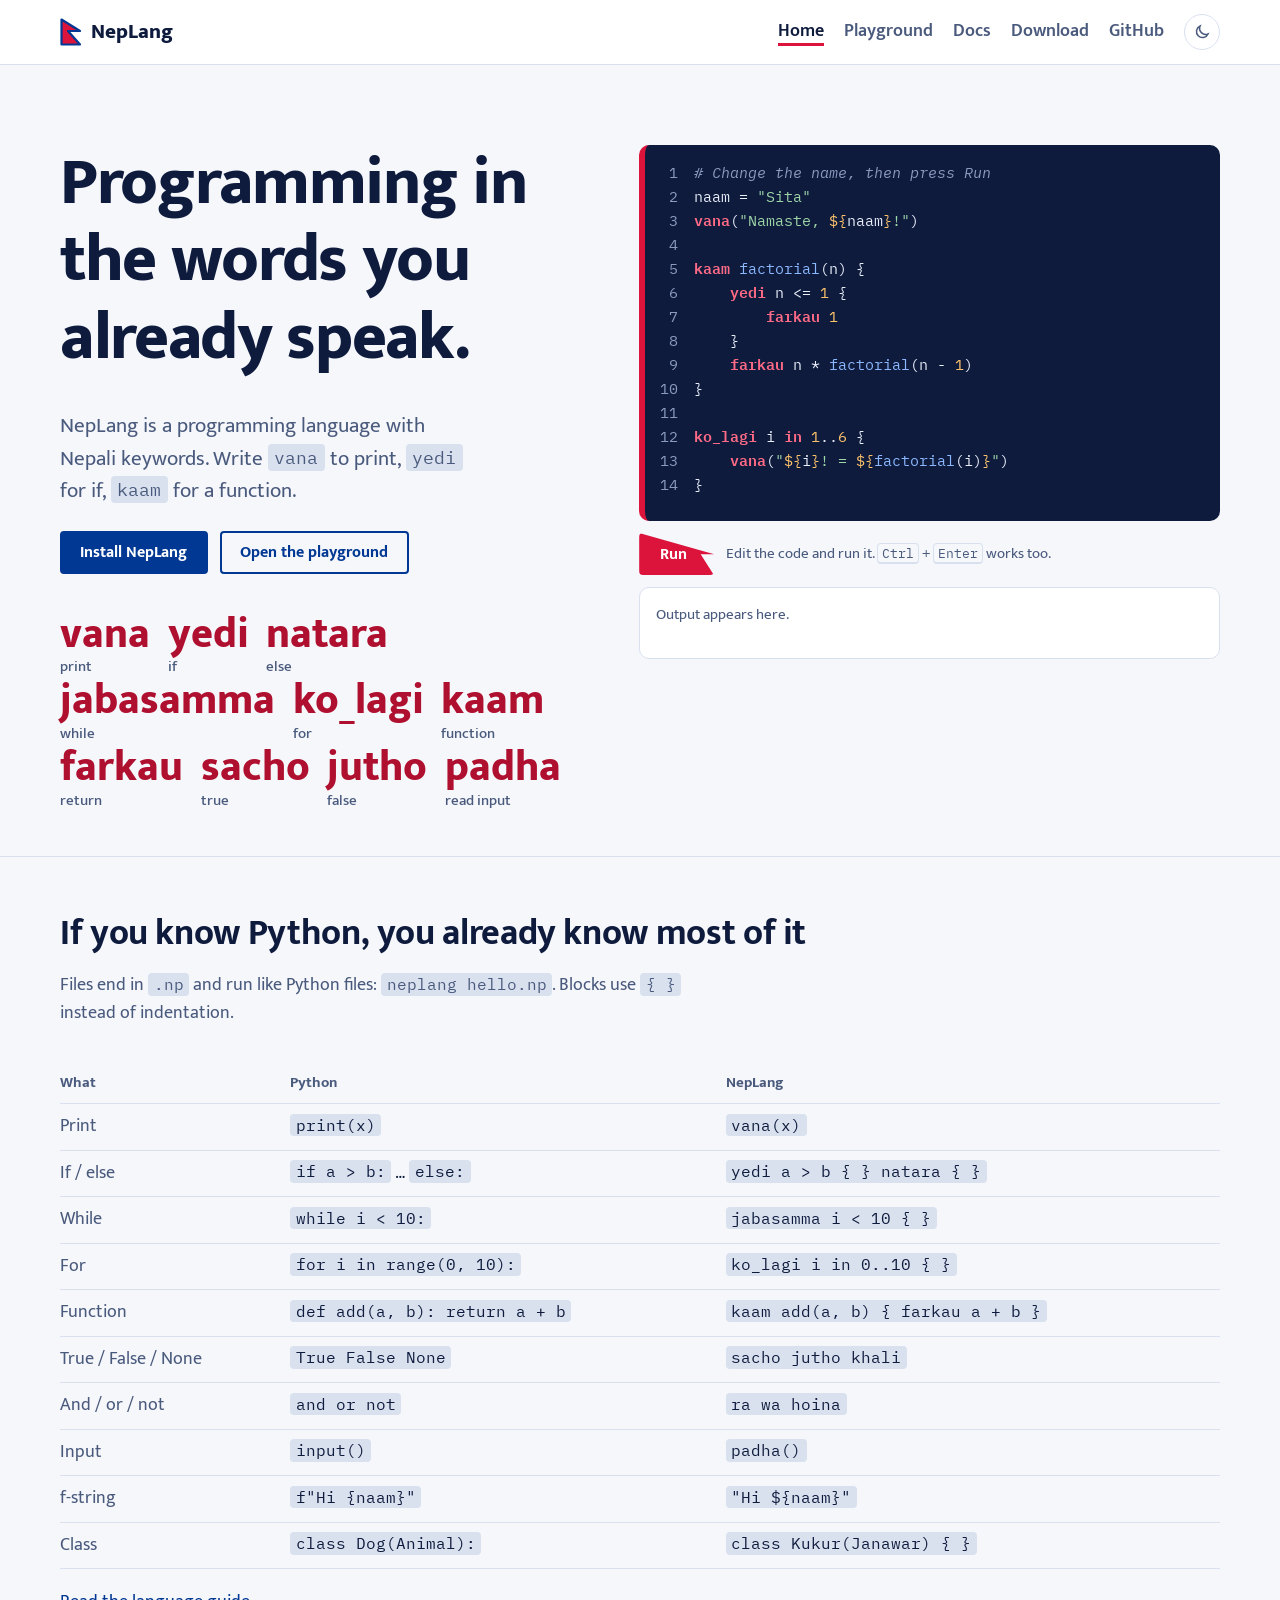
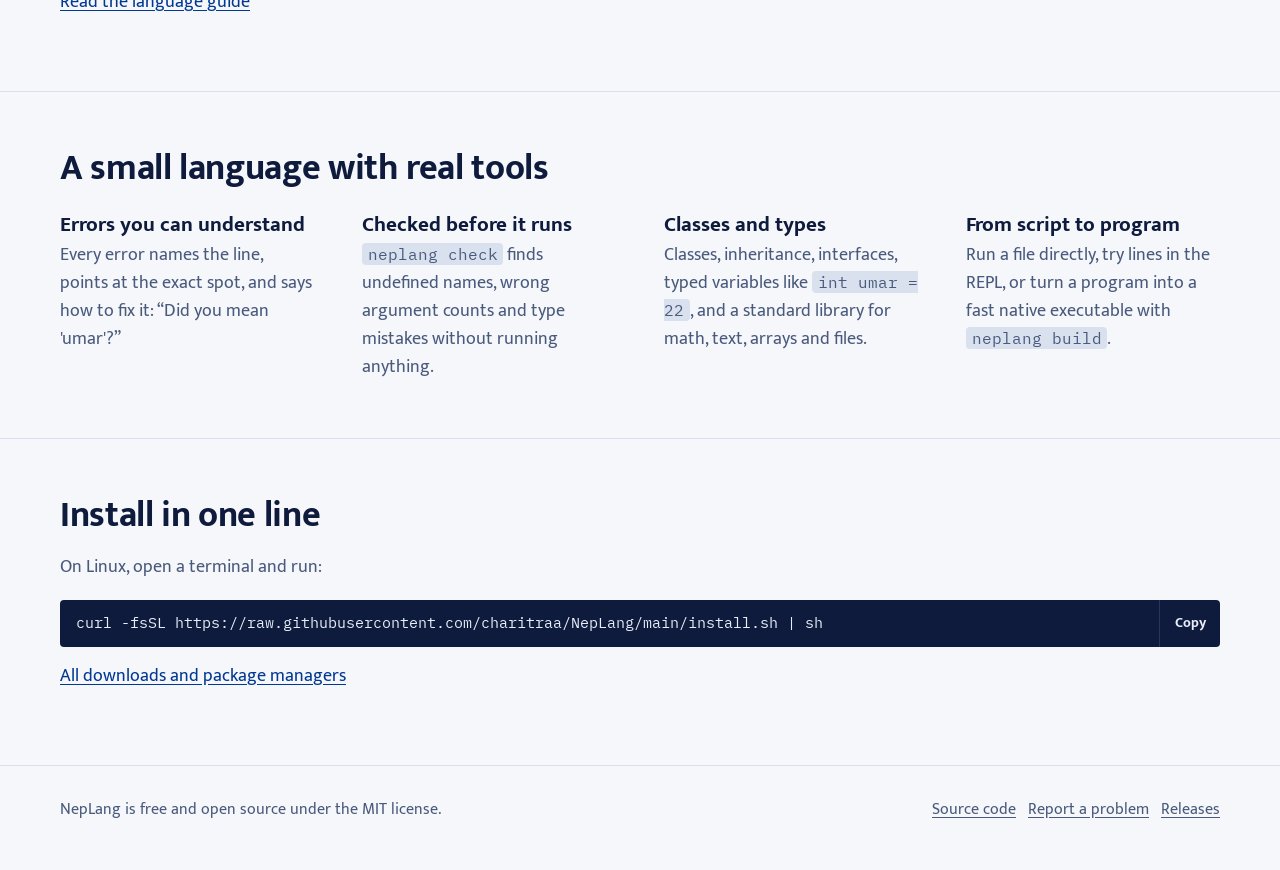
<file: website/index.html>
<!doctype html>
<html lang="en">
<head>
<meta charset="utf-8">
<meta name="viewport" content="width=device-width, initial-scale=1">
<title>NepLang</title>
<meta name="description" content="NepLang is a programming language with romanized Nepali keywords. Try it in your browser, then install it on Windows, macOS or Linux.">
<link rel="icon" href="assets/logo.svg" type="image/svg+xml">
<link rel="preconnect" href="https://fonts.googleapis.com">
<link rel="preconnect" href="https://fonts.gstatic.com" crossorigin>
<link href="https://fonts.googleapis.com/css2?family=IBM+Plex+Mono:wght@400;600&family=Mukta:wght@400;500;600;700;800&display=swap" rel="stylesheet">
<link rel="stylesheet" href="assets/style.css">
<script src="assets/neplang.js"></script>
</head>
<body>
<a class="skip" href="#main">Skip to content</a>
<header class="site-header">
  <div class="wrap">
    <a class="brand" href="./">
      <svg viewBox="0 0 22 28" aria-hidden="true"><polygon points="1.5,1.5 20,13 8,13 20,26.5 1.5,26.5" fill="#dc143c" stroke="#003893" stroke-width="2.2" stroke-linejoin="round"/></svg>
      NepLang
    </a>
    <nav class="nav" aria-label="Main">
      <a href="./" aria-current="page">Home</a>
      <a href="playground.html">Playground</a>
      <a href="docs.html">Docs</a>
      <a href="download.html">Download</a>
      <a href="https://github.com/charitraa/NepLang">GitHub</a>
      <button class="theme-toggle" type="button" aria-label="Switch theme"></button>
    </nav>
  </div>
</header>

<main id="main">
  <section class="hero">
    <div class="wrap hero-grid">
      <div>
        <h1>Programming in the words you already speak.</h1>
        <p class="lead">NepLang is a programming language with Nepali keywords. Write <code>vana</code> to print, <code>yedi</code> for if, <code>kaam</code> for a function.</p>
        <div class="hero-actions">
          <a class="btn" href="download.html">Install NepLang</a>
          <a class="btn secondary" href="playground.html">Open the playground</a>
        </div>
        <ul class="keywords" aria-label="NepLang keywords and their English meaning">
          <li style="--i:0"><span class="np">vana</span><span class="en">print</span></li>
          <li style="--i:1"><span class="np">yedi</span><span class="en">if</span></li>
          <li style="--i:2"><span class="np">natara</span><span class="en">else</span></li>
          <li style="--i:3"><span class="np">jabasamma</span><span class="en">while</span></li>
          <li style="--i:4"><span class="np">ko_lagi</span><span class="en">for</span></li>
          <li style="--i:5"><span class="np">kaam</span><span class="en">function</span></li>
          <li style="--i:6"><span class="np">farkau</span><span class="en">return</span></li>
          <li style="--i:7"><span class="np">sacho</span><span class="en">true</span></li>
          <li style="--i:8"><span class="np">jutho</span><span class="en">false</span></li>
          <li style="--i:9"><span class="np">padha</span><span class="en">read input</span></li>
        </ul>
      </div>
      <div class="try">
        <div id="hero-editor" style="--editor-h: 23.5rem"></div>
        <div class="bar">
          <button class="btn run" id="hero-run" type="button">Run</button>
          <span class="hint">Edit the code and run it. <kbd>Ctrl</kbd> + <kbd>Enter</kbd> works too.</span>
        </div>
        <pre class="output" id="hero-output" aria-live="polite"></pre>
      </div>
    </div>
  </section>

  <section class="section" aria-labelledby="python-h">
    <div class="wrap">
      <h2 id="python-h">If you know Python, you already know most of it</h2>
      <p>Files end in <code>.np</code> and run like Python files: <code>neplang hello.np</code>. Blocks use <code>{ }</code> instead of indentation.</p>
      <div style="overflow-x:auto">
        <table class="compare">
          <thead><tr><th scope="col">What</th><th scope="col">Python</th><th scope="col">NepLang</th></tr></thead>
          <tbody>
            <tr><td>Print</td><td><code>print(x)</code></td><td><code>vana(x)</code></td></tr>
            <tr><td>If / else</td><td><code>if a &gt; b:</code> … <code>else:</code></td><td><code>yedi a &gt; b { } natara { }</code></td></tr>
            <tr><td>While</td><td><code>while i &lt; 10:</code></td><td><code>jabasamma i &lt; 10 { }</code></td></tr>
            <tr><td>For</td><td><code>for i in range(0, 10):</code></td><td><code>ko_lagi i in 0..10 { }</code></td></tr>
            <tr><td>Function</td><td><code>def add(a, b): return a + b</code></td><td><code>kaam add(a, b) { farkau a + b }</code></td></tr>
            <tr><td>True / False / None</td><td><code>True False None</code></td><td><code>sacho jutho khali</code></td></tr>
            <tr><td>And / or / not</td><td><code>and or not</code></td><td><code>ra wa hoina</code></td></tr>
            <tr><td>Input</td><td><code>input()</code></td><td><code>padha()</code></td></tr>
            <tr><td>f-string</td><td><code>f"Hi {naam}"</code></td><td><code>"Hi ${naam}"</code></td></tr>
            <tr><td>Class</td><td><code>class Dog(Animal):</code></td><td><code>class Kukur(Janawar) { }</code></td></tr>
          </tbody>
        </table>
      </div>
      <p style="margin-top:1.25rem"><a href="docs.html">Read the language guide</a></p>
    </div>
  </section>

  <section class="section" aria-labelledby="what-h">
    <div class="wrap">
      <h2 id="what-h">A small language with real tools</h2>
      <div class="facts">
        <div>
          <h3>Errors you can understand</h3>
          <p>Every error names the line, points at the exact spot, and says how to fix it: <q>Did you mean 'umar'?</q></p>
        </div>
        <div>
          <h3>Checked before it runs</h3>
          <p><code>neplang check</code> finds undefined names, wrong argument counts and type mistakes without running anything.</p>
        </div>
        <div>
          <h3>Classes and types</h3>
          <p>Classes, inheritance, interfaces, typed variables like <code>int umar = 22</code>, and a standard library for math, text, arrays and files.</p>
        </div>
        <div>
          <h3>From script to program</h3>
          <p>Run a file directly, try lines in the REPL, or turn a program into a fast native executable with <code>neplang build</code>.</p>
        </div>
      </div>
    </div>
  </section>

  <section class="section" aria-labelledby="install-h">
    <div class="wrap">
      <h2 id="install-h">Install in one line</h2>
      <p id="install-for">Windows, macOS and Linux are all supported. Nothing else is needed to run programs.</p>
      <div id="install-cmd" class="cmd"><pre>irm https://raw.githubusercontent.com/charitraa/NepLang/main/install.ps1 | iex</pre></div>
      <p><a href="download.html">All downloads and package managers</a></p>
    </div>
  </section>
</main>

<footer class="site-footer">
  <div class="wrap">
    <span>NepLang is free and open source under the MIT license.</span>
    <span><a href="https://github.com/charitraa/NepLang">Source code</a> &nbsp; <a href="https://github.com/charitraa/NepLang/issues">Report a problem</a> &nbsp; <a href="https://github.com/charitraa/NepLang/releases">Releases</a></span>
  </div>
</footer>

<script>
(function () {
  const SAMPLE = [
    '# Change the name, then press Run',
    'naam = "Sita"',
    'vana("Namaste, ${naam}!")',
    '',
    'kaam factorial(n) {',
    '    yedi n <= 1 {',
    '        farkau 1',
    '    }',
    '    farkau n * factorial(n - 1)',
    '}',
    '',
    'ko_lagi i in 1..6 {',
    '    vana("${i}! = ${factorial(i)}")',
    '}',
  ].join('\n');

  const out = document.getElementById('hero-output');
  const btn = document.getElementById('hero-run');
  const editor = NepLang.createEditor(document.getElementById('hero-editor'), SAMPLE, go);

  async function go() {
    btn.disabled = true;
    btn.textContent = 'Running';
    out.textContent = '';
    const r = await NepLang.run({ code: editor.value, mode: 'run', input: '' }, NepLang.outputWriter(out), 5000);
    NepLang.describeEnd(out, r, 'run');
    btn.disabled = false;
    btn.textContent = 'Run';
  }
  btn.addEventListener('click', go);

  const os = NepLang.detectOS();
  const cmds = {
    windows: ['On Windows, open PowerShell and run:', 'irm https://raw.githubusercontent.com/charitraa/NepLang/main/install.ps1 | iex'],
    macos: ['On macOS, open Terminal and run:', 'curl -fsSL https://raw.githubusercontent.com/charitraa/NepLang/main/install.sh | sh'],
    linux: ['On Linux, open a terminal and run:', 'curl -fsSL https://raw.githubusercontent.com/charitraa/NepLang/main/install.sh | sh'],
  };
  document.getElementById('install-for').textContent = cmds[os][0];
  document.querySelector('#install-cmd pre').textContent = cmds[os][1];
})();
</script>
<!-- Cloudflare Web Analytics: visitor counts, no cookies -->
<script defer src="https://static.cloudflareinsights.com/beacon.min.js" data-cf-beacon='{"token": "88cb6550dee34c778cd2db9a2e972ccf"}'></script>
</body>
</html>
</file>
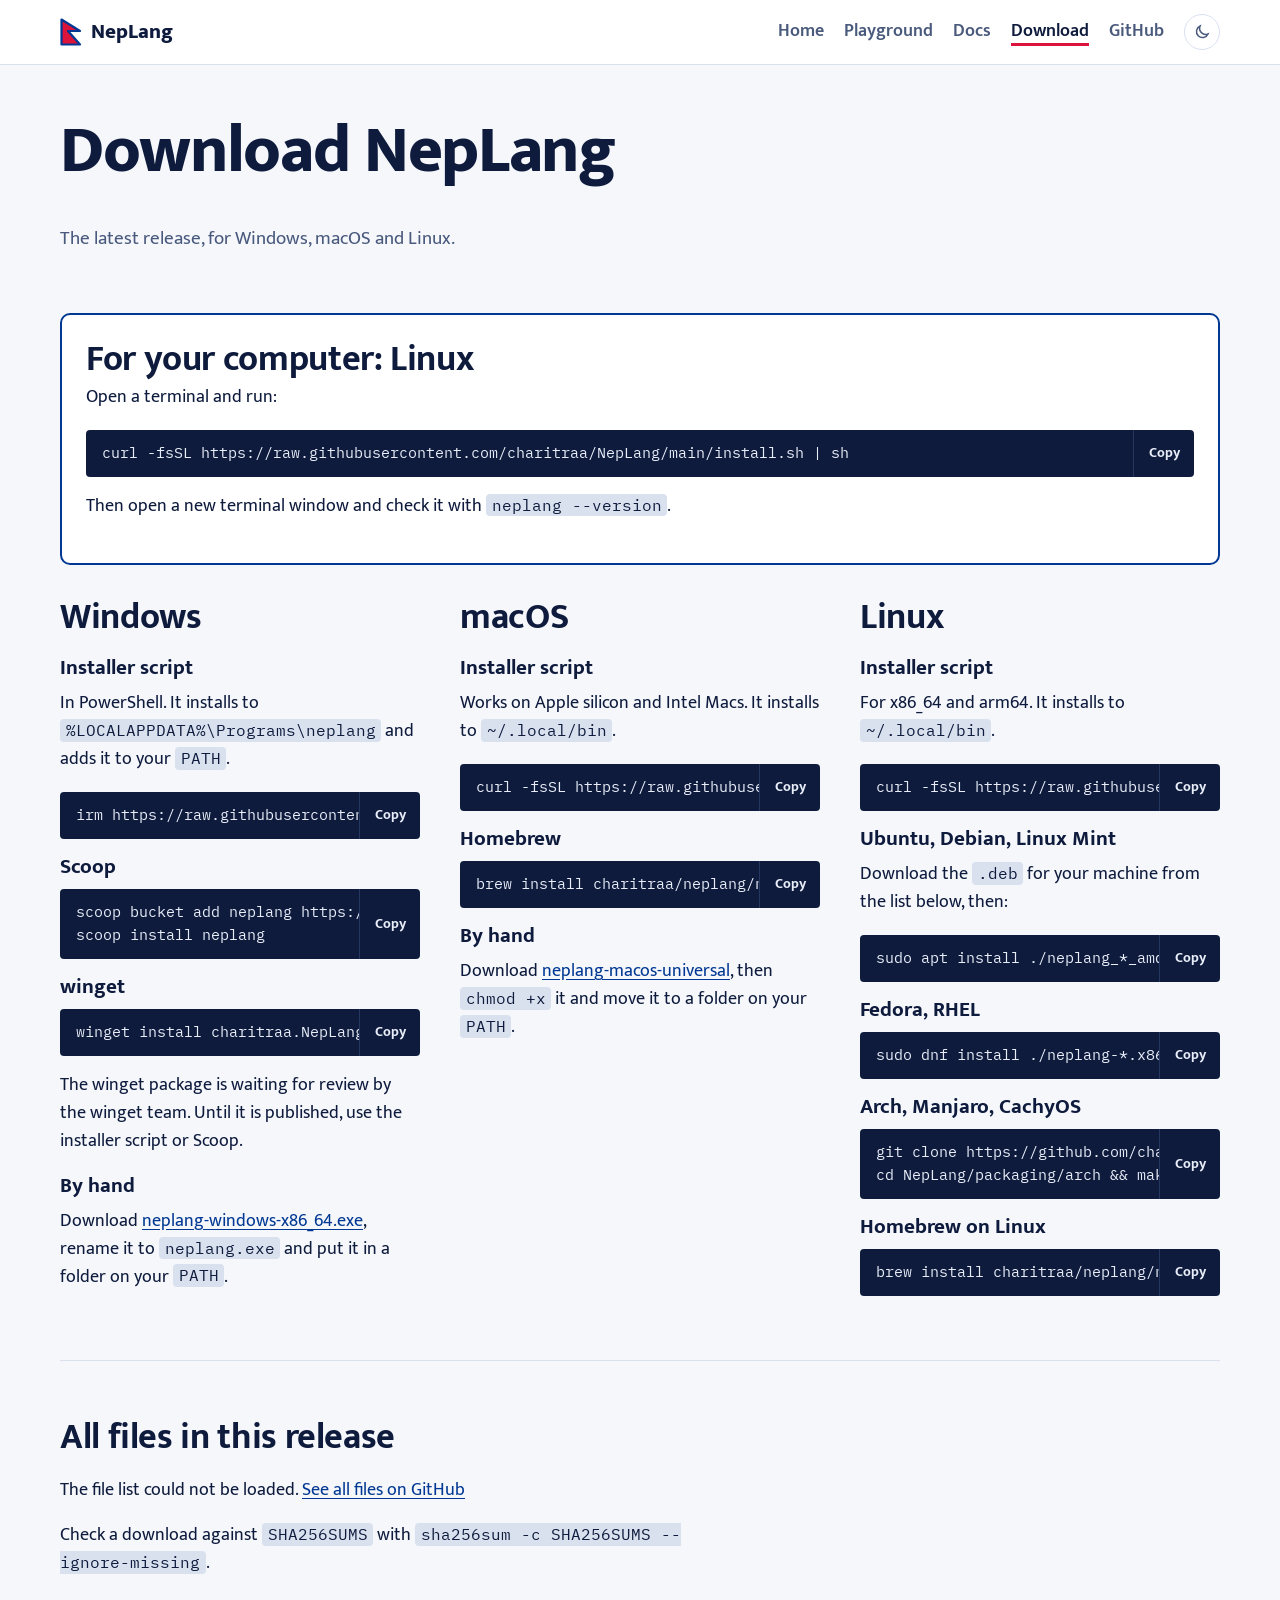
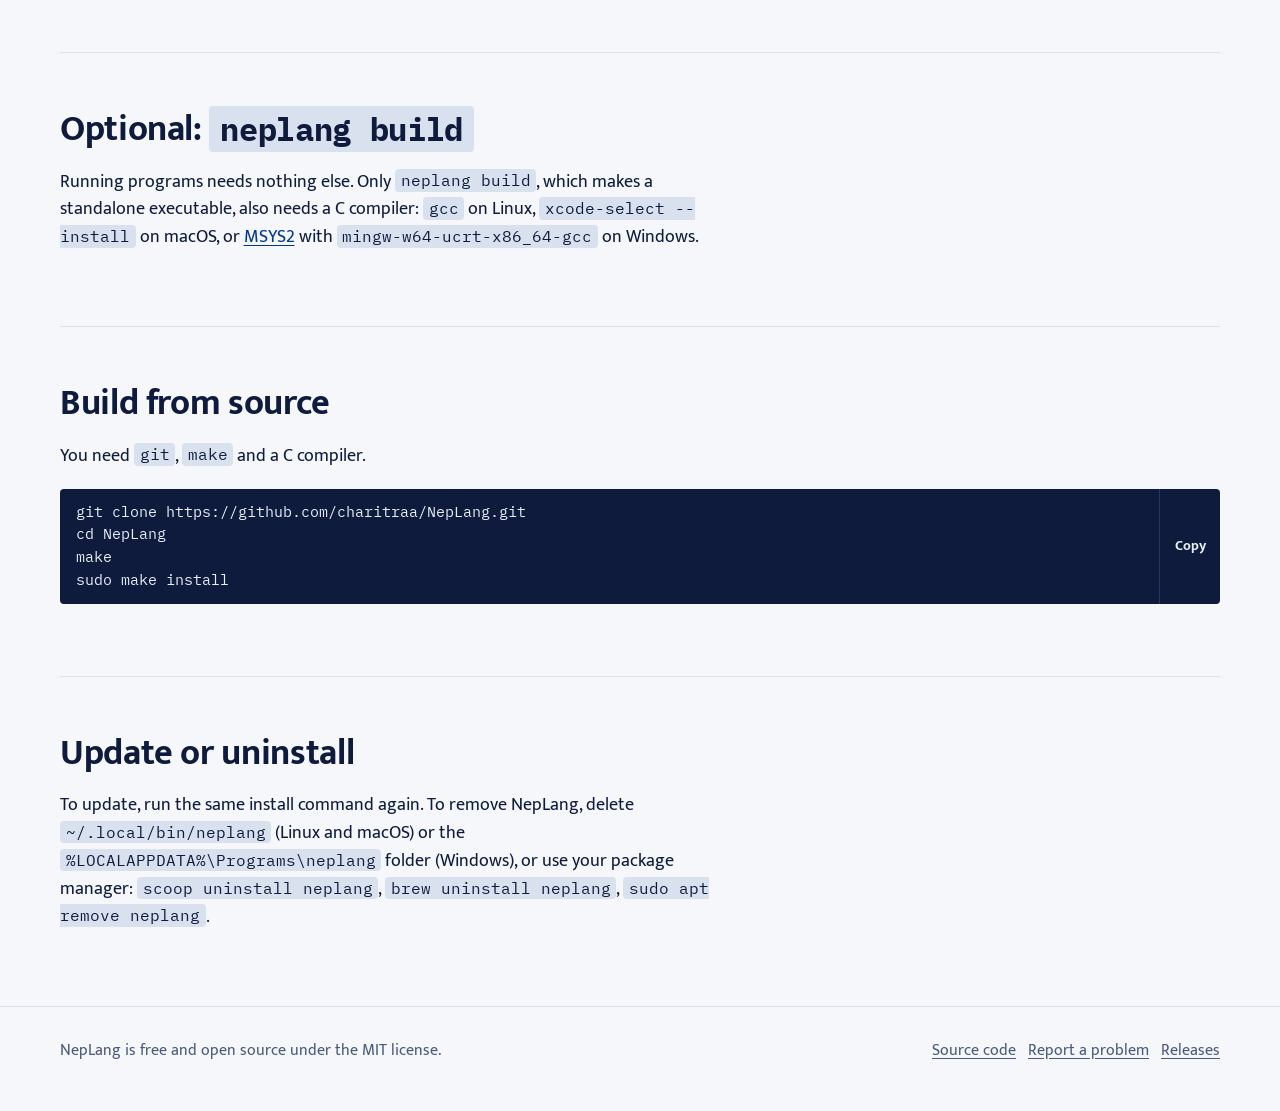
<file: website/download.html>
<!doctype html>
<html lang="en">
<head>
<meta charset="utf-8">
<meta name="viewport" content="width=device-width, initial-scale=1">
<title>Download NepLang</title>
<meta name="description" content="Install NepLang on Windows, macOS or Linux: one-line installers, winget, Scoop, Homebrew, .deb and .rpm packages.">
<link rel="icon" href="assets/logo.svg" type="image/svg+xml">
<link rel="preconnect" href="https://fonts.googleapis.com">
<link rel="preconnect" href="https://fonts.gstatic.com" crossorigin>
<link href="https://fonts.googleapis.com/css2?family=IBM+Plex+Mono:wght@400;600&family=Mukta:wght@400;500;600;700;800&display=swap" rel="stylesheet">
<link rel="stylesheet" href="assets/style.css">
<script src="assets/neplang.js"></script>
</head>
<body>
<a class="skip" href="#main">Skip to content</a>
<header class="site-header">
  <div class="wrap">
    <a class="brand" href="./">
      <svg viewBox="0 0 22 28" aria-hidden="true"><polygon points="1.5,1.5 20,13 8,13 20,26.5 1.5,26.5" fill="#dc143c" stroke="#003893" stroke-width="2.2" stroke-linejoin="round"/></svg>
      NepLang
    </a>
    <nav class="nav" aria-label="Main">
      <a href="./">Home</a>
      <a href="playground.html">Playground</a>
      <a href="docs.html">Docs</a>
      <a href="download.html" aria-current="page">Download</a>
      <a href="https://github.com/charitraa/NepLang">GitHub</a>
      <button class="theme-toggle" type="button" aria-label="Switch theme"></button>
    </nav>
  </div>
</header>

<main id="main" class="wrap">
  <div class="page-head">
    <h1>Download NepLang</h1>
    <p class="release-meta" id="release-meta">The latest release, for Windows, macOS and Linux.</p>
  </div>

  <div class="primary-install" id="primary">
    <h2 id="primary-title">Windows</h2>
    <p id="primary-text">Open PowerShell and run:</p>
    <div class="cmd"><pre id="primary-cmd">irm https://raw.githubusercontent.com/charitraa/NepLang/main/install.ps1 | iex</pre></div>
    <p id="primary-after">Then open a new terminal window and check it with <code>neplang --version</code>.</p>
  </div>

  <div class="platforms">
    <section aria-labelledby="win-h">
      <h2 id="win-h">Windows</h2>
      <h3>Installer script</h3>
      <p>In PowerShell. It installs to <code>%LOCALAPPDATA%\Programs\neplang</code> and adds it to your <code>PATH</code>.</p>
      <div class="cmd"><pre>irm https://raw.githubusercontent.com/charitraa/NepLang/main/install.ps1 | iex</pre></div>
      <h3>Scoop</h3>
      <div class="cmd"><pre>scoop bucket add neplang https://github.com/charitraa/scoop-neplang
scoop install neplang</pre></div>
      <h3>winget</h3>
      <div class="cmd"><pre>winget install charitraa.NepLang</pre></div>
      <p>The winget package is waiting for review by the winget team. Until it is published, use the installer script or Scoop.</p>
      <h3>By hand</h3>
      <p>Download <a href="https://github.com/charitraa/NepLang/releases/latest/download/neplang-windows-x86_64.exe">neplang-windows-x86_64.exe</a>, rename it to <code>neplang.exe</code> and put it in a folder on your <code>PATH</code>.</p>
    </section>

    <section aria-labelledby="mac-h">
      <h2 id="mac-h">macOS</h2>
      <h3>Installer script</h3>
      <p>Works on Apple silicon and Intel Macs. It installs to <code>~/.local/bin</code>.</p>
      <div class="cmd"><pre>curl -fsSL https://raw.githubusercontent.com/charitraa/NepLang/main/install.sh | sh</pre></div>
      <h3>Homebrew</h3>
      <div class="cmd"><pre>brew install charitraa/neplang/neplang</pre></div>
      <h3>By hand</h3>
      <p>Download <a href="https://github.com/charitraa/NepLang/releases/latest/download/neplang-macos-universal">neplang-macos-universal</a>, then <code>chmod +x</code> it and move it to a folder on your <code>PATH</code>.</p>
    </section>

    <section aria-labelledby="linux-h">
      <h2 id="linux-h">Linux</h2>
      <h3>Installer script</h3>
      <p>For x86_64 and arm64. It installs to <code>~/.local/bin</code>.</p>
      <div class="cmd"><pre>curl -fsSL https://raw.githubusercontent.com/charitraa/NepLang/main/install.sh | sh</pre></div>
      <h3>Ubuntu, Debian, Linux Mint</h3>
      <p>Download the <code>.deb</code> for your machine from the list below, then:</p>
      <div class="cmd"><pre>sudo apt install ./neplang_*_amd64.deb</pre></div>
      <h3>Fedora, RHEL</h3>
      <div class="cmd"><pre>sudo dnf install ./neplang-*.x86_64.rpm</pre></div>
      <h3>Arch, Manjaro, CachyOS</h3>
      <div class="cmd"><pre>git clone https://github.com/charitraa/NepLang.git
cd NepLang/packaging/arch && makepkg -si</pre></div>
      <h3>Homebrew on Linux</h3>
      <div class="cmd"><pre>brew install charitraa/neplang/neplang</pre></div>
    </section>
  </div>

  <section class="section" aria-labelledby="files-h" style="margin-top:3rem">
    <h2 id="files-h">All files in this release</h2>
    <p id="files-note">Loading the file list from GitHub…</p>
    <div style="overflow-x:auto">
      <table class="assets" id="assets" hidden>
        <thead><tr><th scope="col">File</th><th scope="col">For</th><th scope="col">Size</th></tr></thead>
        <tbody></tbody>
      </table>
    </div>
    <p>Check a download against <code>SHA256SUMS</code> with <code>sha256sum -c SHA256SUMS --ignore-missing</code>.</p>
  </section>

  <section class="section" aria-labelledby="build-h">
    <h2 id="build-h">Optional: <code>neplang build</code></h2>
    <p>Running programs needs nothing else. Only <code>neplang build</code>, which makes a standalone executable, also needs a C compiler: <code>gcc</code> on Linux, <code>xcode-select --install</code> on macOS, or <a href="https://www.msys2.org">MSYS2</a> with <code>mingw-w64-ucrt-x86_64-gcc</code> on Windows.</p>
  </section>

  <section class="section" aria-labelledby="src-h">
    <h2 id="src-h">Build from source</h2>
    <p>You need <code>git</code>, <code>make</code> and a C compiler.</p>
    <div class="cmd"><pre>git clone https://github.com/charitraa/NepLang.git
cd NepLang
make
sudo make install</pre></div>
  </section>

  <section class="section" aria-labelledby="up-h">
    <h2 id="up-h">Update or uninstall</h2>
    <p>To update, run the same install command again. To remove NepLang, delete <code>~/.local/bin/neplang</code> (Linux and macOS) or the <code>%LOCALAPPDATA%\Programs\neplang</code> folder (Windows), or use your package manager: <code>scoop uninstall neplang</code>, <code>brew uninstall neplang</code>, <code>sudo apt remove neplang</code>.</p>
  </section>
</main>

<footer class="site-footer">
  <div class="wrap">
    <span>NepLang is free and open source under the MIT license.</span>
    <span><a href="https://github.com/charitraa/NepLang">Source code</a> &nbsp; <a href="https://github.com/charitraa/NepLang/issues">Report a problem</a> &nbsp; <a href="https://github.com/charitraa/NepLang/releases">Releases</a></span>
  </div>
</footer>

<script>
(function () {
  const PRIMARY = {
    windows: ['Windows', 'Open PowerShell and run:', 'irm https://raw.githubusercontent.com/charitraa/NepLang/main/install.ps1 | iex'],
    macos: ['macOS', 'Open Terminal and run:', 'curl -fsSL https://raw.githubusercontent.com/charitraa/NepLang/main/install.sh | sh'],
    linux: ['Linux', 'Open a terminal and run:', 'curl -fsSL https://raw.githubusercontent.com/charitraa/NepLang/main/install.sh | sh'],
  };
  const p = PRIMARY[NepLang.detectOS()];
  document.getElementById('primary-title').textContent = 'For your computer: ' + p[0];
  document.getElementById('primary-text').textContent = p[1];
  document.getElementById('primary-cmd').textContent = p[2];

  const FOR = [
    [/windows.*\.exe$/, 'Windows (x64)'],
    [/macos/, 'macOS (Apple silicon and Intel)'],
    [/linux-x86_64$/, 'Linux x86_64'],
    [/linux-arm64$/, 'Linux arm64'],
    [/_amd64\.deb$/, 'Ubuntu / Debian x86_64'],
    [/_arm64\.deb$/, 'Ubuntu / Debian arm64'],
    [/x86_64\.rpm$/, 'Fedora / RHEL x86_64'],
    [/aarch64\.rpm$/, 'Fedora / RHEL arm64'],
    [/SHA256SUMS/, 'Checksums'],
  ];
  const size = (b) => b > 1e6 ? (b / 1e6).toFixed(1) + ' MB' : Math.round(b / 1e3) + ' KB';

  fetch('https://api.github.com/repos/charitraa/NepLang/releases/latest')
    .then((r) => { if (!r.ok) throw new Error(r.status); return r.json(); })
    .then((rel) => {
      const date = new Date(rel.published_at).toLocaleDateString(undefined, { year: 'numeric', month: 'long', day: 'numeric' });
      const meta = document.getElementById('release-meta');
      meta.textContent = 'Latest release: ';
      const a = document.createElement('a');
      a.href = rel.html_url;
      a.textContent = 'NepLang ' + rel.tag_name.replace(/^v/, '');
      meta.appendChild(a);
      meta.appendChild(document.createTextNode(', published ' + date + '.'));

      const body = document.querySelector('#assets tbody');
      for (const asset of rel.assets) {
        const tr = document.createElement('tr');
        const td1 = document.createElement('td');
        const link = document.createElement('a');
        link.href = asset.browser_download_url;
        link.textContent = asset.name;
        td1.appendChild(link);
        const td2 = document.createElement('td');
        const hit = FOR.find(([re]) => re.test(asset.name));
        td2.textContent = hit ? hit[1] : '';
        const td3 = document.createElement('td');
        td3.className = 'size';
        td3.textContent = size(asset.size);
        tr.append(td1, td2, td3);
        body.appendChild(tr);
      }
      document.getElementById('assets').hidden = false;
      document.getElementById('files-note').textContent = 'Every file is built and tested automatically on GitHub.';
    })
    .catch(() => {
      const note = document.getElementById('files-note');
      note.textContent = 'The file list could not be loaded. ';
      const a = document.createElement('a');
      a.href = 'https://github.com/charitraa/NepLang/releases/latest';
      a.textContent = 'See all files on GitHub';
      note.appendChild(a);
    });
})();
</script>
<!-- Cloudflare Web Analytics: visitor counts, no cookies -->
<script defer src="https://static.cloudflareinsights.com/beacon.min.js" data-cf-beacon='{"token": "88cb6550dee34c778cd2db9a2e972ccf"}'></script>
</body>
</html>
</file>
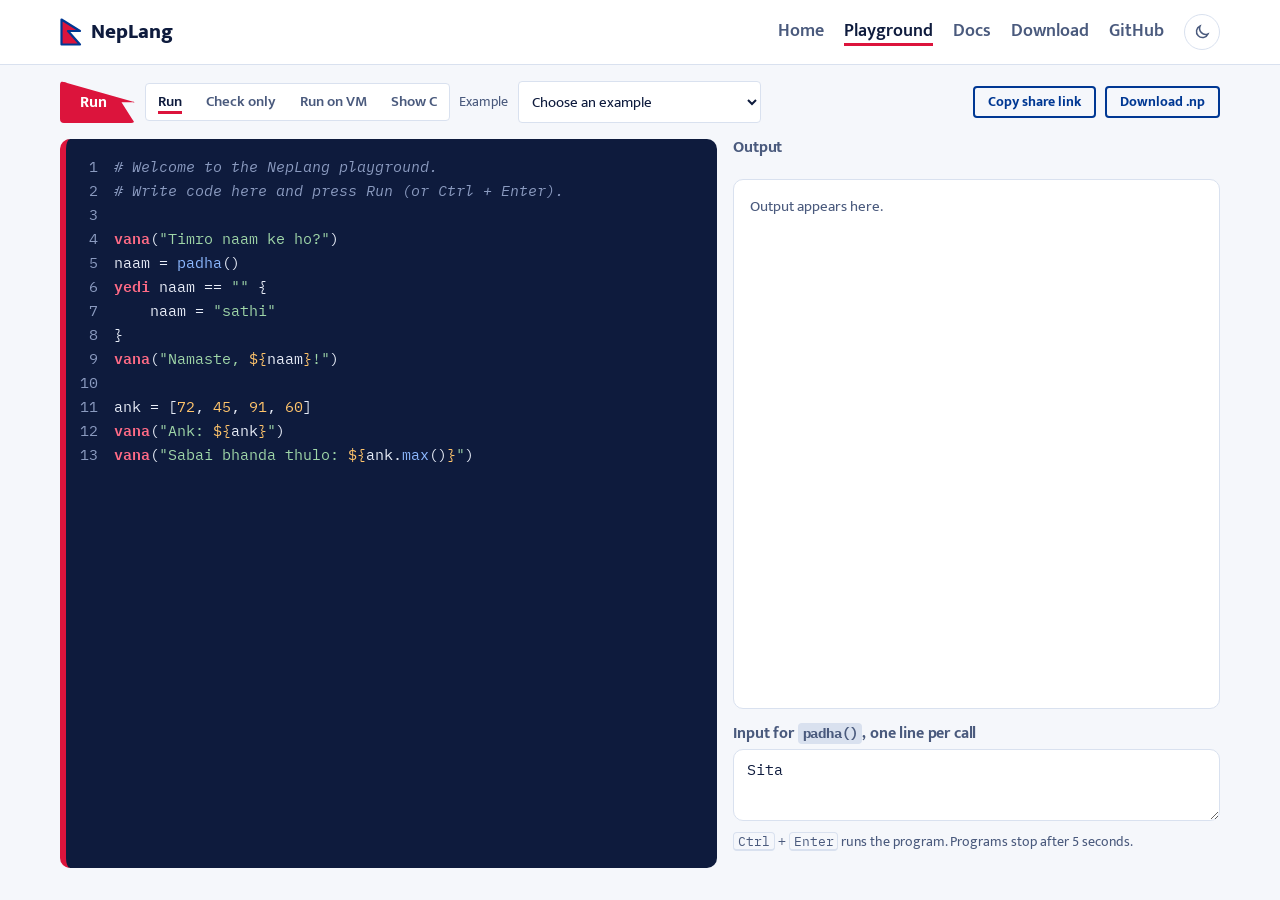
<file: website/playground.html>
<!doctype html>
<html lang="en">
<head>
<meta charset="utf-8">
<meta name="viewport" content="width=device-width, initial-scale=1">
<title>NepLang Playground</title>
<meta name="description" content="Write and run NepLang programs in your browser. No install needed.">
<link rel="icon" href="assets/logo.svg" type="image/svg+xml">
<link rel="preconnect" href="https://fonts.googleapis.com">
<link rel="preconnect" href="https://fonts.gstatic.com" crossorigin>
<link href="https://fonts.googleapis.com/css2?family=IBM+Plex+Mono:wght@400;600&family=Mukta:wght@400;500;600;700;800&display=swap" rel="stylesheet">
<link rel="stylesheet" href="assets/style.css">
<script src="assets/neplang.js"></script>
</head>
<body>
<a class="skip" href="#code">Skip to the editor</a>
<header class="site-header">
  <div class="wrap">
    <a class="brand" href="./">
      <svg viewBox="0 0 22 28" aria-hidden="true"><polygon points="1.5,1.5 20,13 8,13 20,26.5 1.5,26.5" fill="#dc143c" stroke="#003893" stroke-width="2.2" stroke-linejoin="round"/></svg>
      NepLang
    </a>
    <nav class="nav" aria-label="Main">
      <a href="./">Home</a>
      <a href="playground.html" aria-current="page">Playground</a>
      <a href="docs.html">Docs</a>
      <a href="download.html">Download</a>
      <a href="https://github.com/charitraa/NepLang">GitHub</a>
      <button class="theme-toggle" type="button" aria-label="Switch theme"></button>
    </nav>
  </div>
</header>

<main class="wrap pg" id="main">
  <h1 class="skip">NepLang playground</h1>
  <div class="toolbar">
    <button class="btn run" id="run" type="button">Run</button>
    <div class="seg" role="radiogroup" aria-label="What Run does">
      <label><input type="radio" name="mode" value="run" checked><span>Run</span></label>
      <label><input type="radio" name="mode" value="check"><span>Check only</span></label>
      <label><input type="radio" name="mode" value="vm"><span>Run on VM</span></label>
      <label><input type="radio" name="mode" value="c"><span>Show C</span></label>
    </div>
    <label class="kbd-hint" for="examples">Example</label>
    <select id="examples">
      <option value="">Choose an example</option>
    </select>
    <span class="spacer"></span>
    <button class="btn secondary small" id="share" type="button">Copy share link</button>
    <button class="btn secondary small" id="download-file" type="button">Download .np</button>
  </div>

  <div id="code" tabindex="-1"></div>

  <div class="side">
    <div>
      <h2 id="out-h">Output</h2>
      <span class="status" id="status" aria-live="polite"></span>
    </div>
    <pre class="output" id="output" aria-labelledby="out-h" aria-live="polite"></pre>
    <div>
      <h2><label for="stdin">Input for <code>padha()</code>, one line per call</label></h2>
      <textarea class="stdin" id="stdin" spellcheck="false" placeholder="Sita"></textarea>
      <p class="kbd-hint"><kbd>Ctrl</kbd> + <kbd>Enter</kbd> runs the program. Programs stop after 5 seconds.</p>
    </div>
  </div>
</main>

<script>
(function () {
  const EXAMPLES = [
    ['basics.np', 'Basics: variables, printing, input'],
    ['hello_calc.np', 'Arithmetic and precedence'],
    ['variables.np', 'Simple interest'],
    ['control_flow.np', 'yedi, jabasamma, ko_lagi'],
    ['functions.np', 'Functions and recursion'],
    ['arrays.np', 'Arrays and a 2D matrix'],
    ['strings.np', 'Strings and characters'],
    ['classes.np', 'Classes, banau, private members'],
    ['types.np', 'Types, inheritance, interfaces'],
  ];
  const START = [
    '# Welcome to the NepLang playground.',
    '# Write code here and press Run (or Ctrl + Enter).',
    '',
    'vana("Timro naam ke ho?")',
    'naam = padha()',
    'yedi naam == "" {',
    '    naam = "sathi"',
    '}',
    'vana("Namaste, ${naam}!")',
    '',
    'ank = [72, 45, 91, 60]',
    'vana("Ank: ${ank}")',
    'vana("Sabai bhanda thulo: ${ank.max()}")',
  ].join('\n');
  const DRAFT_KEY = 'neplang-playground-draft';

  const out = document.getElementById('output');
  const status = document.getElementById('status');
  const runBtn = document.getElementById('run');
  const stdin = document.getElementById('stdin');
  const select = document.getElementById('examples');

  let initial = START;
  const m = /#code=([A-Za-z0-9_-]+)/.exec(location.hash);
  const shared = m && NepLang.decodeCode(m[1]);
  if (shared !== null && shared !== undefined && m) initial = shared;
  else { try { initial = localStorage.getItem(DRAFT_KEY) || START; } catch (e) { /* ignore */ } }
  if (!m) stdin.value = 'Sita';

  const editor = NepLang.createEditor(document.getElementById('code'), initial, go);
  editor.textarea.addEventListener('input', () => {
    try { localStorage.setItem(DRAFT_KEY, editor.value); } catch (e) { /* ignore */ }
  });

  function mode() { return document.querySelector('input[name="mode"]:checked').value; }
  function syncButton() {
    runBtn.textContent = { run: 'Run', check: 'Check', vm: 'Run', c: 'Show C' }[mode()];
  }
  document.querySelectorAll('input[name="mode"]').forEach((r) => r.addEventListener('change', syncButton));

  async function go() {
    const md = mode();
    runBtn.disabled = true;
    status.textContent = md === 'check' ? 'Checking…' : 'Running…';
    out.textContent = '';
    const t0 = performance.now();
    const r = await NepLang.run({ code: editor.value, mode: md, input: stdin.value }, NepLang.outputWriter(out), 5000);
    NepLang.describeEnd(out, r, md);
    const ms = Math.round(performance.now() - t0);
    status.textContent = r.timedOut ? 'Stopped.' : (r.status === 0 ? 'Finished in ' + ms + ' ms.' : 'Finished with an error.');
    runBtn.disabled = false;
    syncButton();
  }
  runBtn.addEventListener('click', go);

  for (const [file, title] of EXAMPLES) {
    const o = document.createElement('option');
    o.value = file;
    o.textContent = title;
    select.appendChild(o);
  }
  select.addEventListener('change', async () => {
    if (!select.value) return;
    try {
      const res = await fetch('examples/' + select.value);
      if (!res.ok) throw new Error(res.status);
      editor.value = await res.text();
      out.textContent = '';
      status.textContent = 'Loaded ' + select.value + '. Press Run.';
    } catch (e) {
      status.textContent = 'Could not load ' + select.value + '.';
    }
    select.value = '';
    editor.focus();
  });

  document.getElementById('share').addEventListener('click', async (e) => {
    const url = location.origin + location.pathname + '#code=' + NepLang.encodeCode(editor.value);
    history.replaceState(null, '', url);
    try { await navigator.clipboard.writeText(url); e.target.textContent = 'Link copied'; }
    catch (err) { e.target.textContent = 'Link is in the address bar'; }
    setTimeout(() => { e.target.textContent = 'Copy share link'; }, 1800);
  });

  document.getElementById('download-file').addEventListener('click', () => {
    const blob = new Blob([editor.value], { type: 'text/plain' });
    const a = document.createElement('a');
    a.href = URL.createObjectURL(blob);
    a.download = 'program.np';
    a.click();
    setTimeout(() => URL.revokeObjectURL(a.href), 1000);
  });
})();
</script>
<!-- Cloudflare Web Analytics: visitor counts, no cookies -->
<script defer src="https://static.cloudflareinsights.com/beacon.min.js" data-cf-beacon='{"token": "88cb6550dee34c778cd2db9a2e972ccf"}'></script>
</body>
</html>
</file>
<file: website/assets/style.css>
/* NepLang website. Palette from the flag of Nepal: crimson field, blue border.
   One bold element per page (the keyword wall on the home page, the editor on the
   playground); everything else stays quiet. */

:root {
  --crimson: #dc143c;
  --crimson-ink: #b0102f;      /* crimson that passes contrast as text on snow */
  --blue: #003893;
  --ink: #0e1b3d;
  --muted: #4a5a7d;
  --mist: #d9e1ef;
  --snow: #f5f7fb;
  --paper: #ffffff;
  --code-bg: #0e1b3d;
  --code-fg: #e8edf8;
  --code-dim: #8b9bc0;
  --code-kw: #ff6b86;
  --code-str: #9fd6a8;
  --code-num: #ffc46b;
  --code-fn: #8cb8ff;
  --code-type: #c9a6ff;
  --focus: #ffb000;

  --font: "Mukta", system-ui, sans-serif;
  --mono: "IBM Plex Mono", ui-monospace, monospace;
  --measure: 68ch;
  --radius-s: 4px;
  --radius-m: 10px;
  color-scheme: light;
}

@media (prefers-color-scheme: dark) {
  :root:not([data-theme="light"]) {
    --crimson-ink: #ff5c7a;
    --blue: #8cb0ff;
    --ink: #e8edf8;
    --muted: #a3b1d1;
    --mist: #26375f;
    --snow: #08132e;
    --paper: #0d1a3b;
    --code-bg: #050d22;
    color-scheme: dark;
  }
}
:root[data-theme="dark"] {
  --crimson-ink: #ff5c7a;
  --blue: #8cb0ff;
  --ink: #e8edf8;
  --muted: #a3b1d1;
  --mist: #26375f;
  --snow: #08132e;
  --paper: #0d1a3b;
  --code-bg: #050d22;
  color-scheme: dark;
}

*, *::before, *::after { box-sizing: border-box; }

html { -webkit-text-size-adjust: 100%; }

body {
  margin: 0;
  background: var(--snow);
  color: var(--ink);
  font-family: var(--font);
  font-size: 1.125rem;
  line-height: 1.55;
}

a { color: var(--blue); text-underline-offset: 0.18em; }
a:hover { color: var(--crimson-ink); }

:focus-visible {
  outline: 3px solid var(--focus);
  outline-offset: 2px;
  border-radius: var(--radius-s);
}

code, pre, kbd { font-family: var(--mono); font-size: 0.88em; }
:not(pre) > code {
  background: var(--mist);
  padding: 0.08em 0.35em;
  border-radius: var(--radius-s);
}

h1, h2, h3 { line-height: 1.15; margin: 0 0 0.5em; color: var(--ink); }
h1 { font-size: clamp(2.4rem, 6vw, 4.2rem); font-weight: 800; letter-spacing: -0.02em; }
h2 { font-size: clamp(1.6rem, 3.2vw, 2.25rem); font-weight: 700; letter-spacing: -0.01em; }
h3 { font-size: 1.3rem; font-weight: 700; }
p { margin: 0 0 1em; max-width: var(--measure); }

.skip {
  position: absolute; left: -999px; top: 0;
  background: var(--paper); padding: 0.5rem 1rem; z-index: 10;
}
.skip:focus { left: 1rem; }

.wrap { width: min(1160px, 100% - 32px); margin-inline: auto; }

/* ---------- header ---------- */

.site-header {
  border-bottom: 1px solid var(--mist);
  background: var(--paper);
}
.site-header .wrap {
  display: flex; align-items: center; gap: 1.5rem;
  min-height: 64px; flex-wrap: wrap;
}
.brand {
  display: inline-flex; align-items: center; gap: 0.55rem;
  font-weight: 800; font-size: 1.3rem; color: var(--ink); text-decoration: none;
}
.brand svg { width: 22px; height: 28px; flex: none; }
.nav { display: flex; gap: 1.25rem; margin-left: auto; flex-wrap: wrap; align-items: center; }
.nav a { color: var(--muted); text-decoration: none; font-weight: 600; }
.nav a:hover, .nav a[aria-current="page"] { color: var(--ink); }
.nav a[aria-current="page"] { box-shadow: inset 0 -3px 0 var(--crimson); }
.theme-toggle {
  background: none; border: 1px solid var(--mist); color: var(--muted);
  border-radius: 999px; width: 36px; height: 36px; cursor: pointer;
  display: inline-grid; place-items: center;
}
.theme-toggle:hover { color: var(--ink); }

/* ---------- buttons ---------- */

.btn {
  display: inline-flex; align-items: center; gap: 0.5rem;
  font: inherit; font-weight: 700; font-size: 1rem;
  padding: 0.6rem 1.15rem; border-radius: var(--radius-s);
  border: 2px solid var(--blue); background: var(--blue); color: #fff;
  text-decoration: none; cursor: pointer; line-height: 1.2;
}
.btn:hover { background: var(--ink); border-color: var(--ink); color: var(--snow); }
.btn.secondary { background: transparent; color: var(--blue); }
.btn.secondary:hover { background: var(--blue); color: #fff; }
.btn.small { font-size: 0.9rem; padding: 0.35rem 0.8rem; }

/* The run button is a little pennant: the one place the flag shape appears besides the logo. */
.btn.run {
  background: var(--crimson); border-color: var(--crimson); color: #fff;
  padding-right: 1.6rem;
  clip-path: polygon(0 0, 100% 50%, 82% 50%, 100% 100%, 0 100%);
}
.btn.run:hover { background: var(--crimson-ink); border-color: var(--crimson-ink); }
.btn.run:focus-visible { clip-path: none; }
.btn[disabled] { opacity: 0.55; cursor: progress; }

/* ---------- home ---------- */

.hero { padding: clamp(2.5rem, 7vw, 5rem) 0 3rem; }
.hero-grid {
  display: grid; gap: clamp(2rem, 4vw, 3.5rem);
  grid-template-columns: minmax(0, 1fr) minmax(0, 1.1fr);
  align-items: start;
}
.hero .lead { font-size: 1.3rem; color: var(--muted); max-width: 34ch; }
.hero-actions { display: flex; gap: 0.75rem; flex-wrap: wrap; margin-top: 1.5rem; }

/* The keyword wall: the memorable element of the home page. */
.keywords {
  list-style: none; margin: 2.25rem 0 0; padding: 0;
  display: flex; flex-wrap: wrap; gap: 0.1rem 1.1rem;
  font-weight: 800; font-size: clamp(1.7rem, 3.6vw, 2.6rem); line-height: 1.2;
}
.keywords li { display: inline-flex; flex-direction: column; }
.keywords .np { color: var(--crimson-ink); }
.keywords .en { font-weight: 500; font-size: 0.95rem; color: var(--muted); line-height: 1; }

.section { padding: 3.5rem 0; border-top: 1px solid var(--mist); }
.section > .wrap > p { color: var(--muted); }

.compare { width: 100%; border-collapse: collapse; margin-top: 1rem; }
.compare th, .compare td {
  text-align: left; padding: 0.55rem 0.9rem 0.55rem 0;
  border-bottom: 1px solid var(--mist); vertical-align: top;
}
.compare th { font-weight: 700; color: var(--muted); font-size: 0.95rem; }
.compare td:first-child { color: var(--muted); white-space: nowrap; }
.compare code { white-space: nowrap; }

.facts { display: grid; grid-template-columns: repeat(auto-fit, minmax(240px, 1fr)); gap: 2rem 3rem; margin-top: 1.5rem; }
.facts h3 { margin-bottom: 0.3rem; }
.facts p { color: var(--muted); margin: 0; }

/* ---------- code editor ---------- */

.editor {
  position: relative; display: grid; grid-template-columns: auto 1fr;
  background: var(--code-bg); color: var(--code-fg);
  border-radius: var(--radius-m);
  border-left: 6px solid var(--crimson);
  /* whole-pixel line height: gutter numbers and code lines stay aligned */
  font-family: var(--mono); font-size: 15px; line-height: 24px;
  overflow: hidden; height: var(--editor-h, 22rem);
}
.editor .gutter {
  padding: 1rem 0.6rem 1rem 0.9rem; color: var(--code-dim); text-align: right;
  user-select: none; white-space: pre; overflow: hidden;
}
.editor .area { position: relative; min-width: 0; }
.editor textarea, .editor pre.hl {
  position: absolute; inset: 0; width: 100%; height: 100%;
  margin: 0; padding: 1rem 1rem 1rem 0.4rem; border: 0;
  font: inherit; line-height: inherit; tab-size: 4; letter-spacing: 0;
  white-space: pre; overflow-wrap: normal;
}
.editor textarea {
  resize: none; background: transparent; overflow: auto;
  color: transparent; caret-color: #fff; outline: none;
}
.editor textarea::selection { background: rgba(140, 184, 255, 0.35); color: transparent; }
.editor pre.hl { pointer-events: none; color: var(--code-fg); overflow: hidden; }
.editor:focus-within { box-shadow: 0 0 0 3px var(--focus); }

.tok-kw { color: var(--code-kw); font-weight: 600; }
.tok-str { color: var(--code-str); }
.tok-num { color: var(--code-num); }
.tok-com { color: var(--code-dim); font-style: italic; }
.tok-fn { color: var(--code-fn); }
.tok-type { color: var(--code-type); }
.tok-interp { color: var(--code-num); }

.output {
  margin: 0; padding: 0.9rem 1rem; min-height: 4.5rem;
  background: var(--paper); border: 1px solid var(--mist); border-radius: var(--radius-m);
  font-family: var(--mono); font-size: 0.92rem; line-height: 1.55;
  white-space: pre-wrap; word-break: break-word; overflow: auto;
}
.output .err { color: var(--crimson-ink); }
.output .note { color: var(--muted); font-style: italic; font-family: var(--font); }
.output:empty::before { content: "Output appears here."; color: var(--muted); font-family: var(--font); }

.try { display: grid; gap: 0.75rem; }
.try .bar { display: flex; gap: 0.75rem; align-items: center; flex-wrap: wrap; }
.try .hint { color: var(--muted); font-size: 0.95rem; }

/* ---------- playground ---------- */

.pg {
  display: grid; gap: 1rem; padding: 1rem 0 2rem;
  grid-template-columns: minmax(0, 1.35fr) minmax(0, 1fr);
  grid-template-rows: auto 1fr;
  min-height: calc(100vh - 65px);
}
.pg .toolbar {
  grid-column: 1 / -1; display: flex; gap: 0.6rem; align-items: center; flex-wrap: wrap;
}
.pg .toolbar .spacer { flex: 1; }
.pg select, .pg .seg {
  font: inherit; font-size: 0.95rem; color: var(--ink); background: var(--paper);
  border: 1px solid var(--mist); border-radius: var(--radius-s); padding: 0.4rem 0.6rem;
}
.seg { display: inline-flex; padding: 0 !important; overflow: hidden; }
.seg label { padding: 0.4rem 0.75rem; cursor: pointer; color: var(--muted); font-weight: 600; }
.seg input { position: absolute; opacity: 0; pointer-events: none; }
.seg input:checked + span { color: var(--ink); box-shadow: inset 0 -3px 0 var(--crimson); }
.seg label:has(input:focus-visible) { outline: 3px solid var(--focus); outline-offset: -3px; }
.pg .editor { --editor-h: auto; min-height: 60vh; }
.pg .side { display: grid; gap: 1rem; grid-template-rows: auto 1fr auto; min-height: 0; }
.pg .side h2 { font-size: 1rem; margin: 0 0 0.35rem; color: var(--muted); }
.pg .output { min-height: 14rem; height: 100%; max-height: 70vh; }
.pg textarea.stdin {
  width: 100%; min-height: 4.5rem; resize: vertical;
  font-family: var(--mono); font-size: 0.92rem; color: var(--ink);
  background: var(--paper); border: 1px solid var(--mist); border-radius: var(--radius-m);
  padding: 0.6rem 0.8rem;
}
.status { color: var(--muted); font-size: 0.95rem; }
.kbd-hint { color: var(--muted); font-size: 0.9rem; }
kbd { border: 1px solid var(--mist); border-bottom-width: 2px; border-radius: var(--radius-s); padding: 0 0.3em; }

/* ---------- download ---------- */

.page-head { padding: 3rem 0 1rem; }
.page-head p { color: var(--muted); font-size: 1.2rem; }
.primary-install {
  border: 2px solid var(--blue); border-radius: var(--radius-m); background: var(--paper);
  padding: 1.5rem; margin: 1.5rem 0 2rem;
}
.primary-install h2 { margin-bottom: 0.25rem; }
.cmd {
  position: relative; display: flex; align-items: stretch;
  background: var(--code-bg); color: var(--code-fg); border-radius: var(--radius-s);
  margin: 0.6rem 0 1rem;
}
.cmd pre { margin: 0; padding: 0.75rem 1rem; overflow-x: auto; flex: 1; font-size: 0.92rem; }
.cmd button {
  flex: none; font: inherit; font-size: 0.85rem; font-weight: 700; cursor: pointer;
  background: transparent; color: var(--code-fg); border: 0; border-left: 1px solid #26375f;
  padding: 0 0.9rem;
}
.cmd button:hover { color: #fff; background: #1b2c55; }
.platforms { display: grid; grid-template-columns: repeat(auto-fit, minmax(300px, 1fr)); gap: 2.5rem; }
.platforms section { min-width: 0; }
.steps { padding-left: 1.3rem; }
.steps li { margin-bottom: 0.4rem; }
.assets { width: 100%; border-collapse: collapse; font-size: 1rem; }
.assets td, .assets th { padding: 0.5rem 0.75rem 0.5rem 0; border-bottom: 1px solid var(--mist); text-align: left; }
.assets th { color: var(--muted); font-weight: 700; }
.assets td.size { color: var(--muted); white-space: nowrap; }
.release-meta { color: var(--muted); }

/* ---------- docs ---------- */

.docs { display: grid; grid-template-columns: 240px minmax(0, 1fr); gap: 3rem; padding: 2rem 0 4rem; }
.docs nav { position: sticky; top: 1rem; align-self: start; max-height: calc(100vh - 2rem); overflow: auto; font-size: 0.98rem; }
.docs nav ul { list-style: none; margin: 0; padding: 0; }
.docs nav li { margin: 0.15rem 0; }
.docs nav li.sub { padding-left: 0.9rem; font-size: 0.93rem; }
.docs nav a { color: var(--muted); text-decoration: none; }
.docs nav a:hover { color: var(--ink); }
.docs article { min-width: 0; }
.docs article h2 { margin-top: 2.5rem; padding-top: 1rem; border-top: 1px solid var(--mist); }
.docs article h2:first-child { margin-top: 0; border-top: 0; padding-top: 0; }
.docs article h3 { margin-top: 2rem; }
.docs article table { border-collapse: collapse; width: 100%; margin: 1rem 0; font-size: 1rem; display: block; overflow-x: auto; }
.docs article th, .docs article td { border-bottom: 1px solid var(--mist); padding: 0.45rem 0.9rem 0.45rem 0; text-align: left; vertical-align: top; }
.docs article pre {
  background: var(--code-bg); color: var(--code-fg); padding: 1rem; border-radius: var(--radius-s);
  overflow-x: auto; line-height: 1.55; border-left: 4px solid var(--crimson); position: relative;
}
.docs article pre .try-btn {
  position: absolute; top: 0.5rem; right: 0.5rem; font: inherit; font-family: var(--font);
  font-size: 0.85rem; font-weight: 700; color: var(--code-fg); background: #1b2c55;
  border: 0; border-radius: var(--radius-s); padding: 0.2rem 0.6rem; cursor: pointer; text-decoration: none;
}
.docs article pre .try-btn:hover { background: var(--crimson); color: #fff; }

/* ---------- footer ---------- */

.site-footer { border-top: 1px solid var(--mist); padding: 2rem 0 3rem; color: var(--muted); font-size: 1rem; }
.site-footer .wrap { display: flex; gap: 1rem 2rem; flex-wrap: wrap; justify-content: space-between; }
.site-footer a { color: var(--muted); }

/* ---------- small screens ---------- */

@media (max-width: 860px) {
  .hero-grid, .pg { grid-template-columns: 1fr; }
  .pg { min-height: 0; }
  .pg .editor { min-height: 50vh; }
  .docs { grid-template-columns: 1fr; gap: 1rem; }
  .docs nav { position: static; max-height: none; border-bottom: 1px solid var(--mist); padding-bottom: 1rem; }
  .compare td:first-child { white-space: normal; }
  .nav { margin-left: 0; gap: 1rem; }
}

@media (max-width: 640px) {
  /* the comparison table becomes one block per row, so the NepLang column stays visible */
  .compare thead { position: absolute; width: 1px; height: 1px; overflow: hidden; clip: rect(0 0 0 0); }
  .compare tr { display: grid; grid-template-columns: 4.5rem 1fr; gap: 0.15rem 0.75rem; padding: 0.7rem 0; border-bottom: 1px solid var(--mist); }
  .compare td { border: 0; padding: 0; }
  .compare td:first-child { grid-row: span 2; font-weight: 600; }
  .compare td:nth-child(2)::before { content: "Python  "; color: var(--muted); font-size: 0.85rem; }
  .compare td:nth-child(3)::before { content: "NepLang  "; color: var(--crimson-ink); font-size: 0.85rem; font-weight: 600; }
  .compare code { white-space: normal; }
}

@media (prefers-reduced-motion: no-preference) {
  .keywords li { animation: rise 0.5s ease-out both; animation-delay: calc(var(--i, 0) * 45ms); }
  @keyframes rise { from { opacity: 0; transform: translateY(0.4em); } }
}
</file>
